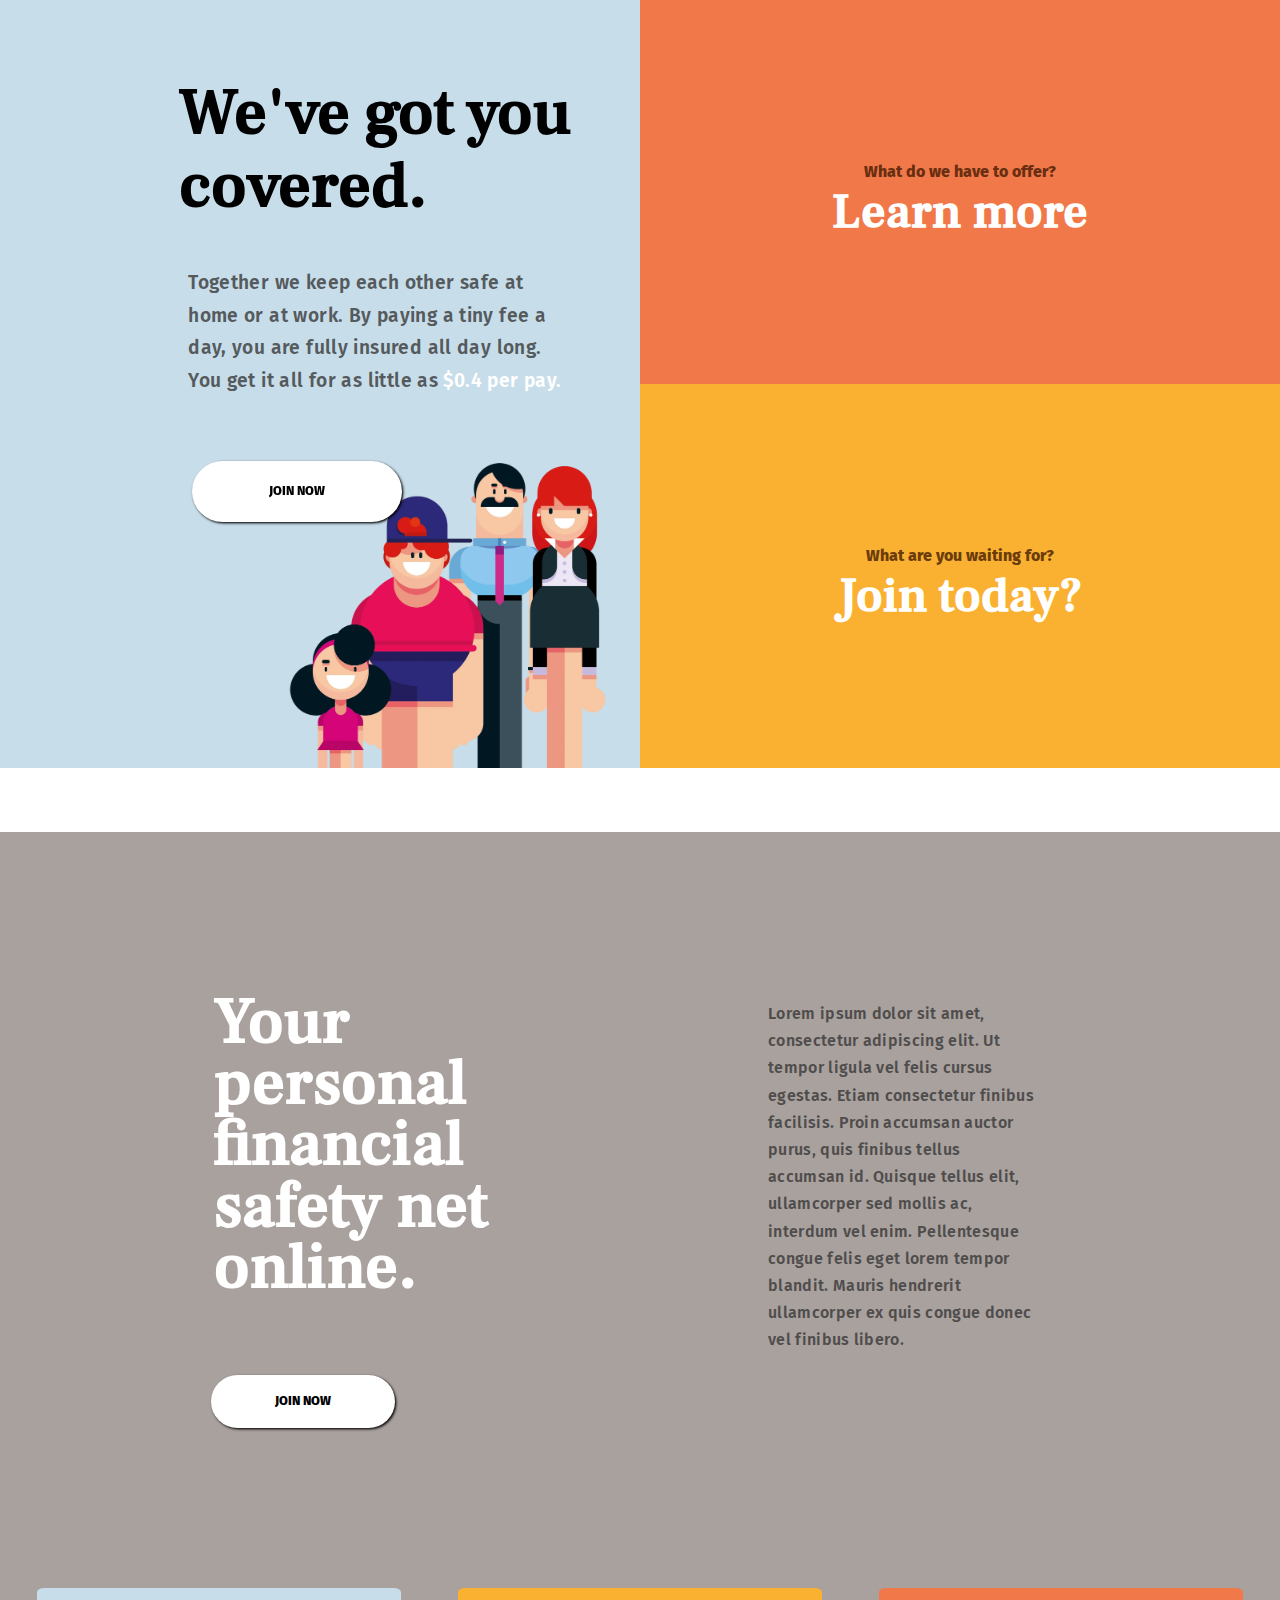
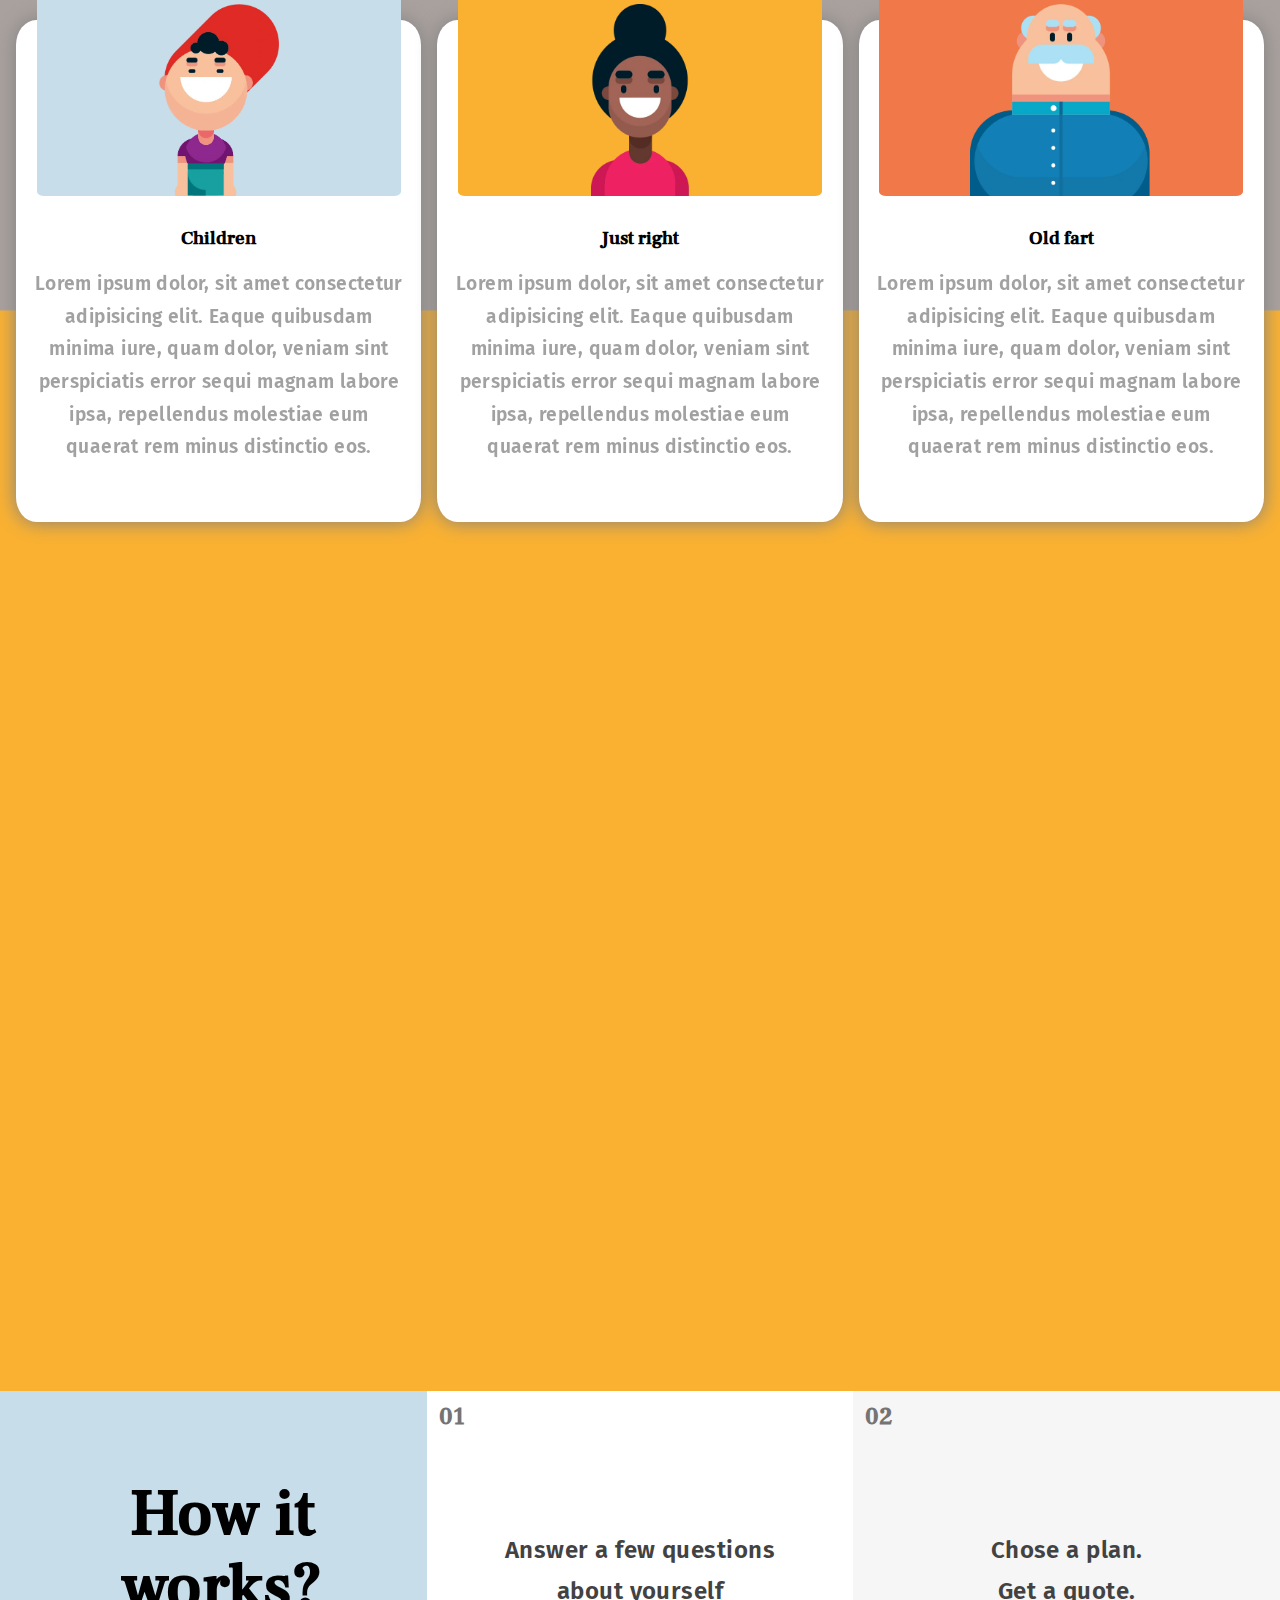
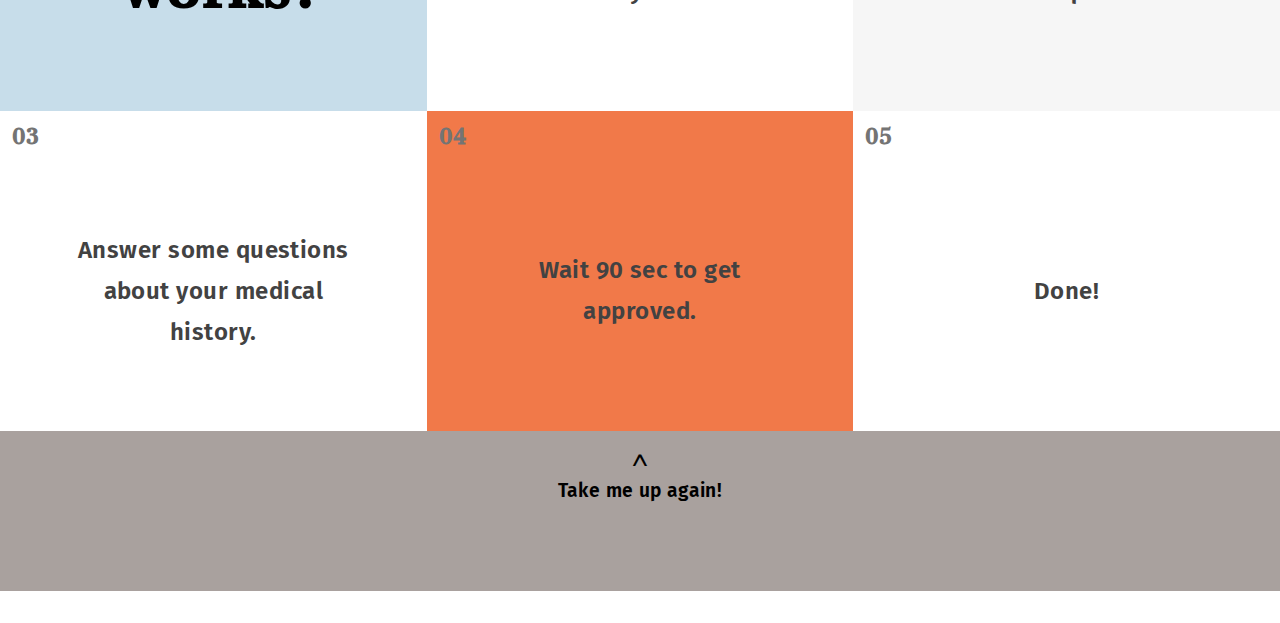
<file: index.html>
<!DOCTYPE html>
<html lang="en">
  <head>
    <meta charset="UTF-8" />
    <meta http-equiv="X-UA-Compatible" content="IE=edge" />
    <meta name="viewport" content="width=device-width, initial-scale=1.0" />
    <meta
      name="description"
      content="We are an insurance company focusing on low fees and full insurance." />
    <meta
      name="Keywords"
      content="Insurance, project, Insurance project, fully insured, funding, financial safety, San Francisco, California, USA, Children, Elderly people, business plan" />
    <title>Insurance project</title>
    <link rel="icon" type="image/x-icon" href="assets/images/favicon.ico" />

    <link rel="stylesheet" href="assets/stylesheet/normalize.min.css" />

    <link rel="stylesheet" href="./assets/stylesheet/googlefonts.css" />

    <link rel="stylesheet" href="assets/stylesheet/main.css" />
  </head>
  <body itemscope itemtype="https://schema.org/WebPage" itemprop="WebPage">
    <header class="page-header">
      <div
        class="header-wrapper"
        itemscope
        itemtype="https://schema.org/InsuranceAgency">
        <section class="header-container">
          <h1 class="headline">We've got you covered.</h1>
          <p class="subheadline">
            Together we keep each other safe at home or at work. By paying a
            tiny fee a day, you are fully insured all day long. You get it all
            for as little as <span>$0.4 per pay.</span>
          </p>

          <button class="join-btn" name="join now">
            <a href="Contact.html"> JOIN NOW</a>
          </button>

          <img
            class="img-family"
            src="assets/images/family.webp"
            alt="family" />
        </section>
        <section class="header-container">
          <div class="header-subcontainer subcontainer-orange">
            <a class="subcontainer-link" href="#">
              <p class="subcontainer-paragraf">What do we have to offer?</p>
              <h2 class="subcontainer-headline">Learn more</h2>
            </a>
          </div>
          <div class="header-subcontainer subcontainer-yellow">
            <a class="subcontainer-link" href="Contact.html">
              <p class="subcontainer-paragraf">What are you waiting for?</p>
              <h2 class="subcontainer-headline">Join today?</h2>
            </a>
          </div>
        </section>
      </div>
      <nav class="page-nav">
        <ul
          class="nav-list"
          itemscope
          itemtype="https://schema.org/SiteNavigationElement">
          <li itemprop="itemListElement" class="list-item">
            <a href="#">Home</a>
          </li>
          <li itemprop="itemListElement" class="list-item">
            <a href="#">Our offer</a>
          </li>
          <li itemprop="itemListElement" class="list-item">
            <a href="#">Why us</a>
          </li>
          <li itemprop="itemListElement" class="list-item">
            <a href="Contact.html">Contact</a>
          </li>
        </ul>
      </nav>
    </header>
    <main class="page-wrapper">
      <section class="page-info">
        <header class="info-header">
          <div class="info-container">
            <h2 class="headline info-title">
              Your personal financial safety net online.
            </h2>
            <button class="info-join-btn">
              <a href="Contact.html">JOIN NOW</a>
            </button>
          </div>
          <p class="subheadline info-text">
            Lorem ipsum dolor sit amet, consectetur adipiscing elit. Ut tempor
            ligula vel felis cursus egestas. Etiam consectetur finibus
            facilisis. Proin accumsan auctor purus, quis finibus tellus accumsan
            id. Quisque tellus elit, ullamcorper sed mollis ac, interdum vel
            enim. Pellentesque congue felis eget lorem tempor blandit. Mauris
            hendrerit ullamcorper ex quis congue donec vel finibus libero.
          </p>
        </header>
        <div class="page-cards">
          <div class="card">
            <div class="card-img-container">
              <img
                class="card-img"
                src="assets/images/child.webp"
                alt="child" />
            </div>
            <h3 class="card-title">Children</h3>
            <p class="subheadline card-text" itemprop="review">
              Lorem ipsum dolor, sit amet consectetur adipisicing elit. Eaque
              quibusdam minima iure, quam dolor, veniam sint perspiciatis error
              sequi magnam labore ipsa, repellendus molestiae eum quaerat rem
              minus distinctio eos.
            </p>
          </div>
          <div class="card">
            <div class="card-img-container">
              <img
                class="card-img"
                src="assets/images/adult.webp"
                alt="woman" />
            </div>
            <h3 class="card-title">Just right</h3>
            <p class="subheadline card-text" itemprop="review">
              Lorem ipsum dolor, sit amet consectetur adipisicing elit. Eaque
              quibusdam minima iure, quam dolor, veniam sint perspiciatis error
              sequi magnam labore ipsa, repellendus molestiae eum quaerat rem
              minus distinctio eos.
            </p>
          </div>
          <div class="card">
            <div class="card-img-container">
              <img
                class="card-img"
                src="assets/images/old.webp"
                alt="old man" />
            </div>
            <h3 class="card-title">Old fart</h3>
            <p class="subheadline card-text" itemprop="review">
              Lorem ipsum dolor, sit amet consectetur adipisicing elit. Eaque
              quibusdam minima iure, quam dolor, veniam sint perspiciatis error
              sequi magnam labore ipsa, repellendus molestiae eum quaerat rem
              minus distinctio eos.
            </p>
          </div>
        </div>
        <article
          class="page-about-us"
          itemscope
          itemtype="https://schema.org/AboutPage"
          itemprop="AboutPage">
          <h2 class="about-title headline">About us</h2>
          <p class="subheadline">
            Lorem ipsum dolor sit amet, consectetur adipiscing elit. Morbi ac
            ultricies massa. Donec id malesuada magna. Pellentesque aliquet
            libero erat, fermentum commodo sapien congue ac. Integer a elit
            lorem. Vestibulum id venenatis diam, et eleifend augue. Curabitur ex
            tortor, auctor lobortis augue at, euismod bibendum neque. Aenean
            ullamcorper nibh vitae orci laoreet, eu dictum nisi ultrices. Sed
            condimentum nibh neque, at ultricies augue facilisis non.
          </p>
          <p class="subheadline">
            Lorem ipsum dolor sit amet, consectetur adipiscing elit. Morbi ac
            ultricies massa. Donec id malesuada magna. Pellentesque aliquet
            libero erat, fermentum commodo sapien congue ac. Integer a elit
            lorem. Vestibulum id venenatis diam, et eleifend augue. Curabitur ex
            tortor, auctor lobortis augue at, euismod bibendum neque. Aenean
            ullamcorper nibh vitae orci laoreet, eu dictum nisi ultrices. Sed
            condimentum nibh neque, at ultricies augue facilisis non.
          </p>
        </article>
      </section>

      <section class="page-boxes">
        <div class="box">
          <h2 class="headline box-title">How it works?</h2>
        </div>

        <div class="box">
          <h2 class="box-title">01</h2>
          <p class="subheadline box-text">
            Answer a few questions about yourself
          </p>
        </div>

        <div class="box">
          <h2 class="box-title">02</h2>
          <p class="subheadline box-text">Chose a plan.</p>
          <p class="subheadline box-text">Get a quote.</p>
        </div>

        <div class="box">
          <h2 class="box-title">03</h2>
          <p class="subheadline box-text">
            Answer some questions about your medical history.
          </p>
        </div>

        <div class="box">
          <h2 class="box-title">04</h2>
          <p class="subheadline box-text">Wait 90 sec to get approved.</p>
        </div>

        <div class="box">
          <h2 class="box-title">05</h2>
          <p class="subheadline box-text">Done!</p>
        </div>
      </section>
      <footer class="page-footer">
        <button class="take-me-up" onclick="scrolling()">
          <p>^</p>
          <p class="subheadline">Take me up again!</p>
        </button>
        <script src="assets/scripts/scrollTop.js"></script>
      </footer>
    </main>
  </body>
</html>
</file>
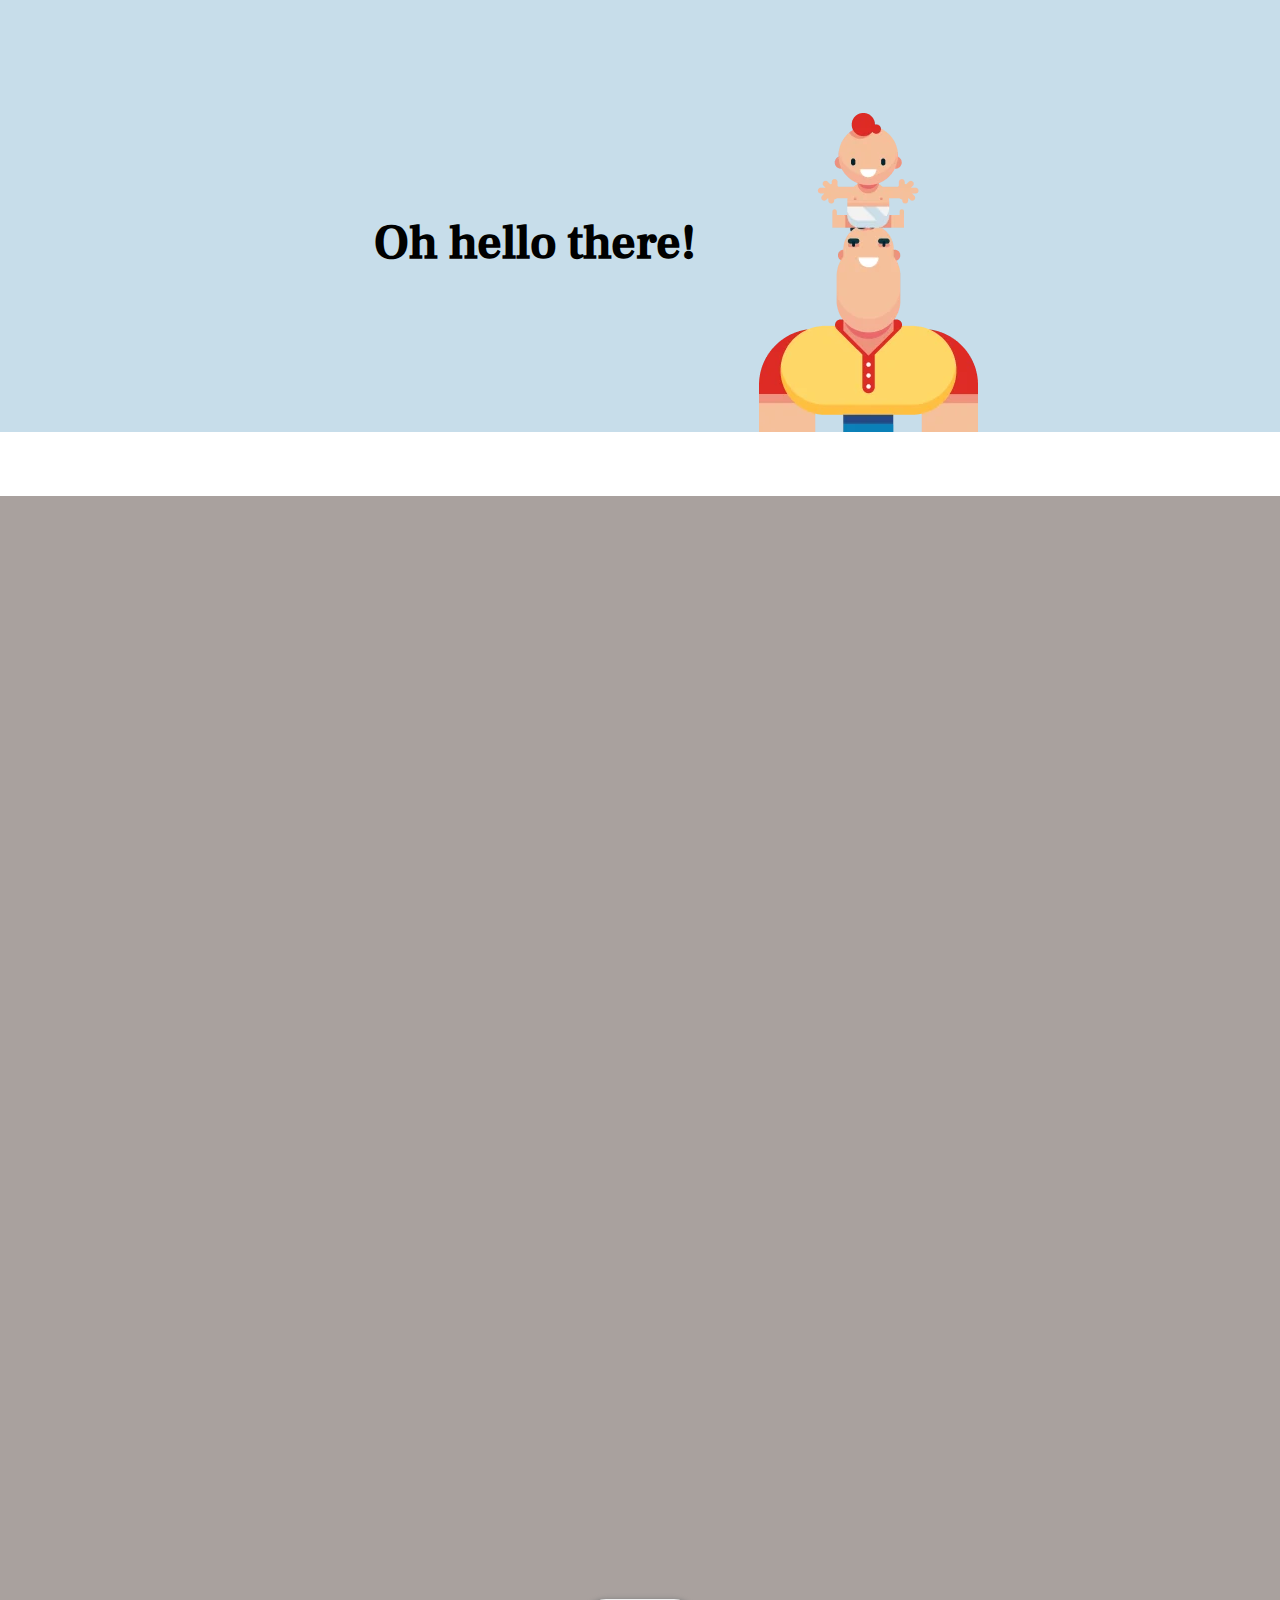
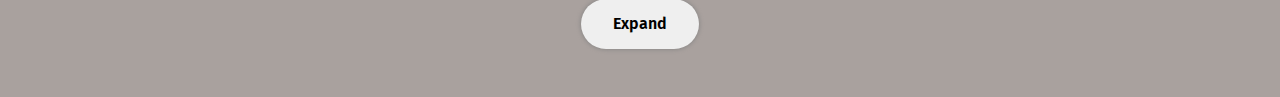
<file: Contact.html>
<!DOCTYPE html>
<html lang="en">
  <head>
    <meta charset="UTF-8" />
    <meta http-equiv="X-UA-Compatible" content="IE=edge" />
    <meta name="viewport" content="width=device-width, initial-scale=1.0" />
    <meta
      name="description"
      content="Send a message to us using the form or find our place using the map." />
    <title>Contact</title>
    <link rel="icon" type="image/x-icon" href="assets/images/favicon.ico" />
    <link rel="stylesheet" href="assets/stylesheet/normalize.min.css" />
    <link
      rel="preconnect"
      href="https://www.google.com/maps/embed?pb=!1m18!1m12!1m3!1d73456.75799285264!2d-122.49923978145007!3d37.76793388742825!2m3!1f0!2f0!3f0!3m2!1i1024!2i768!4f13.1!3m3!1m2!1s0x80859a6d00690021%3A0x4a501367f076adff!2sSan%20Francisco%2C%20Kalifornien%2C%20USA!5e0!3m2!1ssv!2sse!4v1665651718760!5m2!1ssv!2sse" />

    <link rel="stylesheet" href="./assets/stylesheet/googlefonts.css" />

    <link rel="stylesheet" href="assets/stylesheet/main.css" />
  </head>
  <body itemscope itemtype="https://schema.org/ContactPage">
    <header
      itemprop="mainEntityOfPage"
      class="contact-page-header"
      itemscope
      itemtype="https://schema.org/WPHeader">
      <div
        itemscope
        itemtype="https://schema.org/Product"
        class="page-header-main">
        <h1 class="contact-headline">Oh hello there!</h1>
        <img
          itemprop="image"
          class="header-img"
          src="assets/images/man-baby.webp"
          alt="a man and a baby" />
      </div>
      <nav class="contact-page-nav" itemprop="mainEntity">
        <ul
          itemscope
          itemtype="https://schema.org/BreadcrumbList"
          class="nav-list">
          <li
            itemprop="itemListElement"
            itemscope
            itemtype="https://schema.org/ListItem"
            class="list-item">
            <a itemprop="item" href="index.html">Home</a>
          </li>
          <li
            itemprop="itemListElement"
            itemscope
            itemtype="https://schema.org/ListItem"
            class="list-item">
            <a itemprop="item" href="#">Our offer</a>
          </li>
          <li
            itemprop="itemListElement"
            itemscope
            itemtype="https://schema.org/ListItem"
            class="list-item">
            <a itemprop="item" href="#">Why us</a>
          </li>
          <li
            itemprop="itemListElement"
            itemscope
            itemtype="https://schema.org/ListItem"
            class="list-item">
            <a itemprop="item" href="#">Contact</a>
          </li>
        </ul>
      </nav>
    </header>
    <section class="contact-page-content" itemprop="mainContentOfPage">
      <h2 class="headline">Whats on your mind?</h2>
      <form class="page-form">
        <label class="form-label" for="email">Your email</label>
        <input class="form-input" required id="email" type="email" />
        <label class="form-label" for="message">Your message</label>
        <textarea
          rows="5"
          class="form-input"
          required
          id="message"
          placeholder="Dear Insurance company..."></textarea>
        <button class="form-btn">SEND MESSAGE</button>
      </form>
      <div>
        <div
          itemscope
          itemtype="https://schema.org/InsuranceAgency"
          class="visit-card">
          <h2 class="headline">Come visit us!</h2>
          <p itemprop="address" class="card-text">2219 Griffin Street</p>
          <p class="card-text">San Francisco</p>
        </div>
        <iframe
          class="map-image"
          title="google map of location"
          id="mapframe"
          width="300"
          height="500"
          src="https://www.google.com/maps/embed?pb=!1m18!1m12!1m3!1d73456.75799285264!2d-122.49923978145007!3d37.76793388742825!2m3!1f0!2f0!3f0!3m2!1i1024!2i768!4f13.1!3m3!1m2!1s0x80859a6d00690021%3A0x4a501367f076adff!2sSan%20Francisco%2C%20Kalifornien%2C%20USA!5e0!3m2!1ssv!2sse!4v1665651718760!5m2!1ssv!2sse"
          style="border: 0"
          allowfullscreen="true"
          loading="lazy"
          referrerpolicy="no-referrer-when-downgrade"></iframe>

        <button class="map-btn" onclick="onClick(event)">Expand</button>
        <script src="assets/scripts/focus.js"></script>
      </div>
    </section>
  </body>
</html>
</file>
<file: assets/stylesheet/googlefonts.css>
@font-face {
  font-family: "Fira Sans";
  font-style: normal;
  font-weight: 600;
  font-display: swap;
  src: url("./../fonts/va9B4kDNxMZdWfMOD5VnSKzeRhf6.woff2") format("woff2");
  unicode-range: U+0000-00FF, U+0131, U+0152-0153, U+02BB-02BC, U+02C6, U+02DA,
    U+02DC, U+2000-206F, U+2074, U+20AC, U+2122, U+2191, U+2193, U+2212, U+2215,
    U+FEFF, U+FFFD;
}
@font-face {
  font-family: "Fira Sans";
  font-style: normal;
  font-weight: 800;
  font-display: swap;
  src: url("./../fonts/va9B4kDNxMZdWfMOD5VnMK7eRhf6.woff2") format("woff2");
  unicode-range: U+0000-00FF, U+0131, U+0152-0153, U+02BB-02BC, U+02C6, U+02DA,
    U+02DC, U+2000-206F, U+2074, U+20AC, U+2122, U+2191, U+2193, U+2212, U+2215,
    U+FEFF, U+FFFD;
}
@font-face {
  font-family: "Frank Ruhl Libre";
  font-style: normal;
  font-weight: 500;
  font-display: swap;
  src: url("./../fonts/j8_36_fAw7jrcalD7oKYNX0QfAnPU0PG9JfGhA.woff2")
    format("woff2");
  unicode-range: U+0000-00FF, U+0131, U+0152-0153, U+02BB-02BC, U+02C6, U+02DA,
    U+02DC, U+2000-206F, U+2074, U+20AC, U+2122, U+2191, U+2193, U+2212, U+2215,
    U+FEFF, U+FFFD;
}
</file>
<file: assets/stylesheet/main.css>
.page-wrapper {
  width: 100%;
}

.page-info {
  display: flex;
  flex-wrap: wrap;
  text-align: left;
}
.page-info .info-header .info-title {
  margin: 0.8em auto 0.8em 0.05em;
  line-height: 1.7ch;
}
.page-info .info-header .info-text {
  margin: 0.5em 0.7em;
}
.page-info .info-header .info-join-btn {
  display: none;
}
.page-info .info-header .info-join-btn a {
  text-decoration: none;
  color: black;
}
.page-info .info-header .info-title {
  color: #fff;
}

.page-about-us,
.page-cards,
.info-header {
  flex: 0 0 100%;
}

.page-about-us {
  background-color: #FAB131;
  opacity: 0;
  -webkit-animation-name: fade-in-top;
          animation-name: fade-in-top;
  -webkit-animation-fill-mode: forwards;
          animation-fill-mode: forwards;
  -webkit-animation-delay: 0.75s;
          animation-delay: 0.75s;
  -webkit-animation-duration: 1.5s;
          animation-duration: 1.5s;
}

.page-cards,
.info-header {
  background-color: #A9A19E;
}

.page-cards {
  width: 100%;
}

.card {
  display: flex;
  flex-wrap: wrap;
  margin: 5em auto;
  background-color: #fff;
  width: 75%;
  border-radius: 5%;
  box-shadow: 0 0 20px grey;
  text-align: center;
}
.card .card-img-container {
  width: 90%;
  height: 10em;
  margin: -2em auto 2em auto;
  border-radius: 2%;
  background-color: #FAB131;
  overflow: hidden;
}
.card .card-img-container .card-img {
  display: block;
  background-color: transparent;
  width: 40%;
  padding-top: 0.5em;
  margin: auto auto -2em auto;
}
.card .card-title {
  margin: 1em auto;
}
.card .card-text {
  margin: 0 2em 2em 2em;
  opacity: 0.6;
}

.card:nth-child(1) .card-img-container {
  background-color: #C7DDEA;
}

.card:nth-child(3) .card-img-container {
  background-color: #F17949;
}

.page-about-us {
  text-align: center;
}
.page-about-us .about-title {
  margin-top: 0.8em;
  color: #fff;
}
.page-about-us .subheadline {
  margin: 2em;
}
.page-about-us .subheadline:last-child {
  margin-bottom: 5em;
}

.page-boxes {
  display: flex;
  flex-wrap: wrap;
}
.page-boxes .box {
  display: flex;
  flex: 0 0 100%;
  flex-direction: column;
  align-items: center;
  height: 9em;
}
.page-boxes .box .box-text {
  text-align: center;
  margin: 1em auto 2em auto;
  width: 70%;
  color: rgb(66, 66, 66);
}
.page-boxes .box:first-child {
  background-color: #C7DDEA;
}
.page-boxes .box:first-child .box-title {
  text-align: center;
  margin: auto 0;
  width: 50%;
}
.page-boxes .box:not(:first-child) .box-title {
  align-self: flex-start;
  margin: 0.5em auto 0 0.5em;
  color: #747474;
}
.page-boxes .box:nth-child(3) {
  background-color: #f6f6f6;
}
.page-boxes .box:nth-child(3) .box-text:nth-child(2) {
  margin-bottom: 0;
}
.page-boxes .box:nth-child(3) .box-text:last-child {
  margin-top: 0;
}
.page-boxes .box:nth-child(5) {
  background-color: #F17949;
}

.page-footer {
  background-color: #A9A19E;
  height: 10em;
  margin-bottom: 2em;
}
.page-footer .take-me-up {
  display: none;
}

@media screen and (min-width: 768px) {
  .page-wrapper {
    width: 100%;
  }
  .page-wrapper .page-info {
    background-image: linear-gradient(to bottom, #A9A19E 0%, #A9A19E 49.9%, #FAB131 50%, #FAB131 100%);
    width: 100%;
    margin: 0 auto;
    display: flex;
    align-items: center;
  }
  .page-wrapper .page-info .info-header {
    background-color: transparent;
    display: flex;
    width: 100%;
    margin: 5em auto 0 auto;
    -webkit-animation-name: fade-in;
            animation-name: fade-in;
    -webkit-animation-duration: 3s;
            animation-duration: 3s;
  }
  .page-wrapper .page-info .info-header .info-container {
    margin: 5em auto 2em 15%;
    flex: 0 0 30%;
  }
  .page-wrapper .page-info .info-header .info-container .info-title {
    width: 100%;
    margin-top: 0;
  }
  .page-wrapper .page-info .info-header .info-container .info-join-btn {
    display: block;
    width: -webkit-fit-content;
    width: -moz-fit-content;
    width: fit-content;
    background-color: #fff;
    margin: 6em 0 0 1.5em;
    padding: 1.5em 5em;
    border-radius: 9999px;
    box-shadow: 0.1em 0.1em 0.2em;
    border: none;
    font-size: 0.8rem;
    font-family: "Fira Sans", sans-serif;
    font-weight: 800;
    transition: ease-out 0.5s;
  }
  .page-wrapper .page-info .info-header .info-container .info-join-btn:hover {
    background-color: #FAB131;
    scale: 1.2;
  }
  .page-wrapper .page-info .info-header .info-text {
    flex: 0 0 21%;
    font-size: 1rem;
    margin: 5.5em 18% 2em auto;
    height: 278px;
  }
  .page-wrapper .page-info .page-cards {
    background-color: transparent;
    display: flex;
    justify-content: center;
    align-items: center;
    margin-top: 10em;
  }
  .page-wrapper .page-info .page-cards .card {
    flex: 0 0 25%;
    width: 33%;
    height: -webkit-fit-content;
    height: -moz-fit-content;
    height: fit-content;
    align-self: center;
    margin: 0em 0.5em;
    -webkit-animation-name: fade-in;
            animation-name: fade-in;
    -webkit-animation-duration: 4s;
            animation-duration: 4s;
  }
  .page-wrapper .page-info .page-cards .card .card-img-container {
    height: 13em;
  }
  .page-wrapper .page-info .page-cards .card .card-img-container .card-img {
    padding: 1em 0 0 0;
    width: 33%;
  }
  .page-wrapper .page-info .page-cards .card .card-title {
    margin: 0 auto 1em auto;
  }
  .page-wrapper .page-info .page-cards .card .card-text {
    margin: 0 auto 3em auto;
  }
  .page-wrapper .page-info .page-cards .card:nth-child(3) .card-img-container .card-img {
    width: 50%;
  }
  .page-wrapper .page-info .page-about-us {
    display: block;
    width: 100%;
    background-color: transparent;
    margin: 0 auto;
  }
  .page-wrapper .page-info .page-about-us * {
    margin: 1em auto;
  }
  .page-wrapper .page-info .page-about-us .subheadline {
    width: 50%;
  }
  .page-wrapper .page-info .page-about-us .subheadline:last-child {
    margin-bottom: 10em;
  }
  .page-wrapper .page-boxes .box {
    flex: 1 0 33%;
    height: 20em;
  }
  .page-wrapper .page-boxes .box .box-text {
    font-size: 1.5rem;
    margin: auto 0;
  }
  .page-wrapper .page-footer .take-me-up {
    border: none;
    width: 100%;
    height: 100%;
    background-color: transparent;
    display: flex;
    justify-content: center;
    flex-wrap: wrap;
    align-items: center;
  }
  .page-wrapper .page-footer .take-me-up p:first-child {
    font-size: 2rem;
    flex: 0 0 100%;
    margin: 0 0 -1em 0;
  }
  .page-wrapper .page-footer .take-me-up p {
    color: black;
    line-height: 1ch;
    margin: 0 0 4em 0;
  }
  .page-wrapper .page-footer:hover {
    background-color: grey;
  }
}
.contact-page-content {
  background-color: #A9A19E;
  padding-bottom: 1em;
  width: 100%;
}
.contact-page-content .headline {
  color: #fff;
  opacity: 0;
  padding-top: 0.5em;
  margin-bottom: 0.5em;
  height: -webkit-fit-content;
  height: -moz-fit-content;
  height: fit-content;
}
.contact-page-content .headline:first-child {
  -webkit-animation-name: fade-in;
          animation-name: fade-in;
  -webkit-animation-delay: 0.5s;
          animation-delay: 0.5s;
  -webkit-animation-duration: 0.25s;
          animation-duration: 0.25s;
  -webkit-animation-fill-mode: forwards;
          animation-fill-mode: forwards;
}
.contact-page-content .page-form {
  display: flex;
  margin: 0 auto;
  flex-wrap: wrap;
  width: 90%;
  opacity: 0;
  padding-bottom: 6em;
  -webkit-animation-name: fade-in;
          animation-name: fade-in;
  -webkit-animation-duration: 0.25s;
          animation-duration: 0.25s;
  -webkit-animation-delay: 0.5s;
          animation-delay: 0.5s;
  -webkit-animation-fill-mode: forwards;
          animation-fill-mode: forwards;
}
.contact-page-content .page-form .form-label {
  color: #e6e6e6;
  margin: 0.5em auto 0.5em 0.5em;
  text-transform: uppercase;
  border-bottom: 1px solid #e6e6e6;
}
.contact-page-content .page-form .form-input {
  width: 100%;
  padding: 0.5em;
}
.contact-page-content .page-form .form-input:last-child {
  resize: none;
}
.contact-page-content .page-form .form-btn {
  padding: 1em 2em;
  border-radius: 20em;
  border: none;
  box-shadow: 0 0 10px grey;
  margin: 2em 0 2em auto;
  cursor: pointer;
  outline: none;
  transition: ease-out 0.5s;
}
.contact-page-content .visit-card {
  position: relative;
  background-color: #FAB131;
  color: #fff;
  padding-bottom: 3em;
  margin: -6em auto 0 auto;
  width: 90%;
  z-index: 5;
  opacity: 0;
  -webkit-animation-name: fade-in;
          animation-name: fade-in;
  -webkit-animation-delay: 0.5s;
          animation-delay: 0.5s;
  -webkit-animation-duration: 0.25s;
          animation-duration: 0.25s;
  -webkit-animation-fill-mode: forwards;
          animation-fill-mode: forwards;
}
.contact-page-content .visit-card .headline {
  width: 100%;
  font-size: 2.8rem;
}
.contact-page-content .visit-card .card-text {
  margin: 1em auto 1em 1em;
}
.contact-page-content .visit-card .card-text:nth-child(2) {
  margin-top: -1em;
}
.contact-page-content .map-image {
  position: relative;
  margin: -6em auto 0 auto;
  width: 100%;
  height: 25em;
  border: none;
  opacity: 0;
  -webkit-animation-name: fade-in;
          animation-name: fade-in;
  -webkit-animation-delay: 0.5s;
          animation-delay: 0.5s;
  -webkit-animation-duration: 0.25s;
          animation-duration: 0.25s;
  -webkit-animation-fill-mode: forwards;
          animation-fill-mode: forwards;
}
.contact-page-content .map-btn {
  display: block;
  padding: 1em 2em;
  border-radius: 20em;
  border: none;
  box-shadow: 0 0 5px grey;
  margin: 2em auto 2em auto;
  cursor: pointer;
  outline: none;
  transition: ease-out 0.5s;
}
.contact-page-content .form-btn:active {
  box-shadow: 0 0 0 2px;
}

@media screen and (min-width: 768px) {
  .contact-page-content {
    display: flex;
    flex-wrap: wrap;
    justify-content: space-around;
    padding-top: 8em;
  }
  .contact-page-content .headline {
    flex: 0 0 30%;
    margin: 0;
  }
  .contact-page-content .page-form {
    flex: 0 0 30%;
    margin: 0 10em 0 0;
  }
  .contact-page-content .page-form .form-input:nth-child(4) {
    height: 12em;
  }
  .contact-page-content .page-form .form-btn:hover {
    background-color: #FAB131;
    color: black;
    scale: 1.2;
  }
  .contact-page-content div {
    width: 100%;
  }
  .contact-page-content div .visit-card {
    margin: 0 0 0 4em;
    width: -webkit-fit-content;
    width: -moz-fit-content;
    width: fit-content;
    padding: 1.5em 1.5em 5em 1.5em;
  }
  .contact-page-content div .visit-card .headline,
.contact-page-content div .visit-card .card-text {
    margin: 0;
    padding: 0;
    line-height: 3ch;
  }
  .contact-page-content div .map-image {
    margin: -18em 0 0 0;
    height: 30em;
  }
  .contact-page-content .map-btn:hover {
    background-color: #FAB131;
    color: black;
    scale: 1.2;
  }
}
.page-header {
  background-color: #C7DDEA;
}

.header-wrapper {
  margin-top: -2em;
  padding-top: 5em;
}

.header-container:first-child {
  -webkit-animation-name: fade-in;
          animation-name: fade-in;
  -webkit-animation-duration: 1s;
          animation-duration: 1s;
}

.header-subcontainer:first-child .subcontainer-link {
  -webkit-animation-name: fade-in;
          animation-name: fade-in;
  -webkit-animation-duration: 2s;
          animation-duration: 2s;
}

.header-subcontainer:last-child .subcontainer-link {
  -webkit-animation-name: fade-in;
          animation-name: fade-in;
  -webkit-animation-duration: 3s;
          animation-duration: 3s;
}

@-webkit-keyframes fade-in {
  0% {
    opacity: 0;
    transform: translateX(-75px);
  }
  100% {
    opacity: 1;
    transform: translateX(0px);
  }
}

@keyframes fade-in {
  0% {
    opacity: 0;
    transform: translateX(-75px);
  }
  100% {
    opacity: 1;
    transform: translateX(0px);
  }
}
@-webkit-keyframes fade-in-top {
  0% {
    opacity: 0;
    transform: translateY(-75px);
  }
  100% {
    opacity: 1;
    transform: translateX(0px);
  }
}
@keyframes fade-in-top {
  0% {
    opacity: 0;
    transform: translateY(-75px);
  }
  100% {
    opacity: 1;
    transform: translateX(0px);
  }
}
.join-btn {
  margin: 4em 0em 0em 0.67em;
  background-color: #fff;
  padding: 1em 3em;
  border-radius: 9999px;
  box-shadow: 0.1em 0.1em 0.2em;
  border: none;
  transition: ease-out 0.5s;
  outline: none;
}

.join-btn a {
  text-decoration: none;
  color: black;
}

.img-family {
  margin-top: 3em;
  margin-bottom: -0.3em;
  width: 100%;
}

.header-subcontainer {
  display: flex;
  text-align: center;
  align-items: center;
  justify-content: center;
  height: 20em;
  flex-direction: column;
  line-height: 2.5em;
}

.subcontainer-link {
  text-decoration: none;
}

.subcontainer-orange {
  background-color: #F17949;
}

.subcontainer-yellow {
  background-color: #FAB131;
}

.nav-list .list-item:nth-child(1) a,
.nav-list .list-item:nth-child(2) a,
.nav-list .list-item:nth-child(3) a,
.nav-list .list-item:nth-child(4) a {
  opacity: 0;
  -webkit-animation-name: pop-up;
          animation-name: pop-up;
  -webkit-animation-direction: normal;
          animation-direction: normal;
  -webkit-animation-fill-mode: forwards;
          animation-fill-mode: forwards;
  -webkit-animation-duration: 0.75s;
          animation-duration: 0.75s;
}
.nav-list .list-item:nth-child(2) a {
  -webkit-animation-delay: 0.25s;
          animation-delay: 0.25s;
}
.nav-list .list-item:nth-child(3) a {
  -webkit-animation-delay: 0.5s;
          animation-delay: 0.5s;
}
.nav-list .list-item:nth-child(4) a {
  -webkit-animation-delay: 0.75s;
          animation-delay: 0.75s;
}
@-webkit-keyframes pop-up {
  from {
    opacity: 0;
    transform: translateY(10px);
  }
  to {
    opacity: 1;
    transform: translateY(0);
  }
}
@keyframes pop-up {
  from {
    opacity: 0;
    transform: translateY(10px);
  }
  to {
    opacity: 1;
    transform: translateY(0);
  }
}

.page-nav {
  position: relative;
}
.page-nav .nav-list {
  position: fixed;
  bottom: 0;
  z-index: 10;
  display: grid;
  grid-template-columns: 1fr 1fr 1fr 1fr;
  text-align: center;
  width: 100%;
  list-style: none;
}
.page-nav .nav-list .list-item {
  font-family: "Fira Sans", sans-serif;
  font-weight: 600;
  color: rgb(107, 107, 107);
  display: flex;
  background-color: #fff;
  height: 4em;
  vertical-align: middle;
}
.page-nav .nav-list .list-item a {
  text-decoration: none;
  margin: auto;
  color: rgb(107, 107, 107);
}
.page-nav .nav-list .list-item:hover {
  background-color: rgb(231, 231, 231);
  transition: ease-out 0.3s;
}
.page-nav .nav-list .list-item:active {
  background-color: lightgrey;
  color: black;
}

.contact-page-header {
  background-color: #C7DDEA;
}
.contact-page-header .page-header-main {
  position: relative;
  padding-top: 2em;
  display: flex;
  height: 20em;
  -webkit-animation-name: fade-in;
          animation-name: fade-in;
  -webkit-animation-duration: 0.5s;
          animation-duration: 0.5s;
}
.contact-page-header .page-header-main .contact-headline {
  font-size: 3rem;
  width: 4em;
  margin-top: 1.5em;
  margin-left: 0em;
}
.contact-page-header .page-header-main .header-img {
  right: 0;
  position: absolute;
  margin-right: 0.3em;
}

.contact-page-nav .nav-list {
  display: grid;
  grid-template-columns: 1fr 1fr;
  text-align: center;
  list-style: none;
}
.contact-page-nav .nav-list .list-item {
  display: flex;
  justify-content: center;
  align-items: center;
  font-family: "Fira Sans", sans-serif;
  font-weight: 600;
  color: rgb(107, 107, 107);
  background-color: #fff;
  height: 4em;
  vertical-align: middle;
}
.contact-page-nav .nav-list .list-item a {
  text-decoration: none;
  color: rgb(107, 107, 107);
}
.contact-page-nav .nav-list .list-item:active {
  background-color: lightgrey;
  color: black;
}

@media screen and (min-width: 768px) {
  .page-header .header-wrapper {
    display: flex;
    padding: 0;
  }
  .page-header .header-wrapper .header-container {
    position: relative;
    flex: 0 0 50%;
    padding-top: 2em;
    overflow: hidden;
  }
  .page-header .header-wrapper .header-container .img-family {
    position: absolute;
    width: 50%;
    right: 2em;
    bottom: 0.2em;
  }
  .page-header .page-nav {
    position: -webkit-sticky;
    position: sticky;
    display: flex;
    top: 10px;
    width: 100%;
    background-color: #fff;
  }
  .page-header .page-nav .nav-list {
    position: static;
    display: flex;
    justify-content: center;
  }
  .page-header .page-nav .nav-list .list-item {
    width: 15%;
  }
  .headline {
    margin-top: 1.2em;
    margin-left: 2.5em;
    width: 10em;
  }
  .subheadline {
    width: 19.5em;
    margin-left: 9em;
    word-wrap: break-word;
  }
  .join-btn {
    position: relative;
    margin: 5em 1em 0em 15em;
    background-color: #fff;
    padding: 1.8em 6em;
    border-radius: 9999px;
    box-shadow: 0.1em 0.1em 0.2em;
    border: none;
    z-index: 5;
  }
  .join-btn:hover {
    background-color: #FAB131;
    scale: 1.1;
  }
  .header-subcontainer {
    height: 24em;
  }
  .contact-page-header {
    padding: 5em 0 0 0;
  }
  .page-header-main {
    display: flex;
    width: 100%;
    justify-content: center;
    align-items: center;
    text-align: center;
    padding-top: 0em;
  }
  .page-header-main .contact-headline {
    margin-top: 0;
    padding-bottom: 2em;
    flex: 0 1 35%;
    margin-right: -5em;
  }
  .page-header-main .header-img {
    position: static;
    flex: 0 0 10%;
    margin-left: 15em;
  }
  .contact-page-nav {
    width: 100%;
    background-color: #fff;
    display: flex;
    flex-wrap: wrap;
    justify-content: center;
  }
  .contact-page-nav .nav-list {
    width: 80%;
    display: flex;
    flex-wrap: wrap;
    justify-content: center;
  }
  .contact-page-nav .nav-list .list-item {
    font-weight: 600;
    flex: 0 0 20%;
  }
  .contact-page-nav .nav-list .list-item:hover {
    background-color: rgb(231, 231, 231);
    transition: ease-out 0.3s;
  }
  .contact-page-header .page-header-main .header-img {
    position: static;
  }
}
.headline {
  font-size: 3rem;
  padding: 0 0em 0 0.3em;
}

.subheadline {
  padding: 0 0.8em 0 0.8em;
  font-size: 0.85rem;
  letter-spacing: 0.02em;
  line-height: 1.7em;
  font-family: "Fira Sans", sans-serif, Arial, Helvetica;
  color: rgba(54, 54, 54, 0.781);
}

.subheadline span {
  color: #fff;
}

.join-btn {
  font-size: 0.8rem;
  font-family: "Fira Sans", sans-serif, Arial, Helvetica, sans-serif;
  font-weight: 800;
}

.subcontainer-paragraf {
  font-family: "Fira Sans", sans-serif, Arial, Helvetica, sans-serif;
  font-weight: 800;
  font-size: 0.8rem;
  color: rgba(61, 22, 0, 0.767);
}

.subcontainer-headline {
  font-size: 3rem;
  color: #fff;
}

.contact-headline {
  margin-top: 1.5em;
  font-weight: 800;
  width: 4em;
  padding: 0 0em 0 0.3em;
}

.form-label {
  font-family: "Fira Sans", sans-serif, Arial, Helvetica;
}

.form-input {
  font-family: "Fira Sans", sans-serif, Arial, Helvetica;
}

.form-btn {
  font-family: "Fira Sans", sans-serif, Arial, Helvetica;
}

.map-btn {
  font-family: "Fira Sans", sans-serif, Arial, Helvetica;
}

@media screen and (min-width: 768px) {
  .headline {
    font-size: 4rem;
    padding: 0 0em 0 0.3em;
  }
  .subheadline {
    padding: 0 0.8em 0 0.8em;
    font-size: 1.2em;
    letter-spacing: 0.02em;
    line-height: 1.7em;
    font-family: "Fira Sans", sans-serif;
    font-weight: 600;
    color: rgba(54, 54, 54, 0.781);
  }
  .subcontainer-paragraf {
    font-size: 1rem;
  }
}
* {
  margin: 0;
  padding: 0;
}

html {
  scroll-behavior: smooth;
}

body {
  display: block;
  width: 100vw;
  max-width: 1600px;
  margin: 0 auto;
  font-family: "Fira Sans", sans-serif;
  font-family: "Frank Ruhl Libre", serif;
}/*# sourceMappingURL=main.css.map */
</file>
